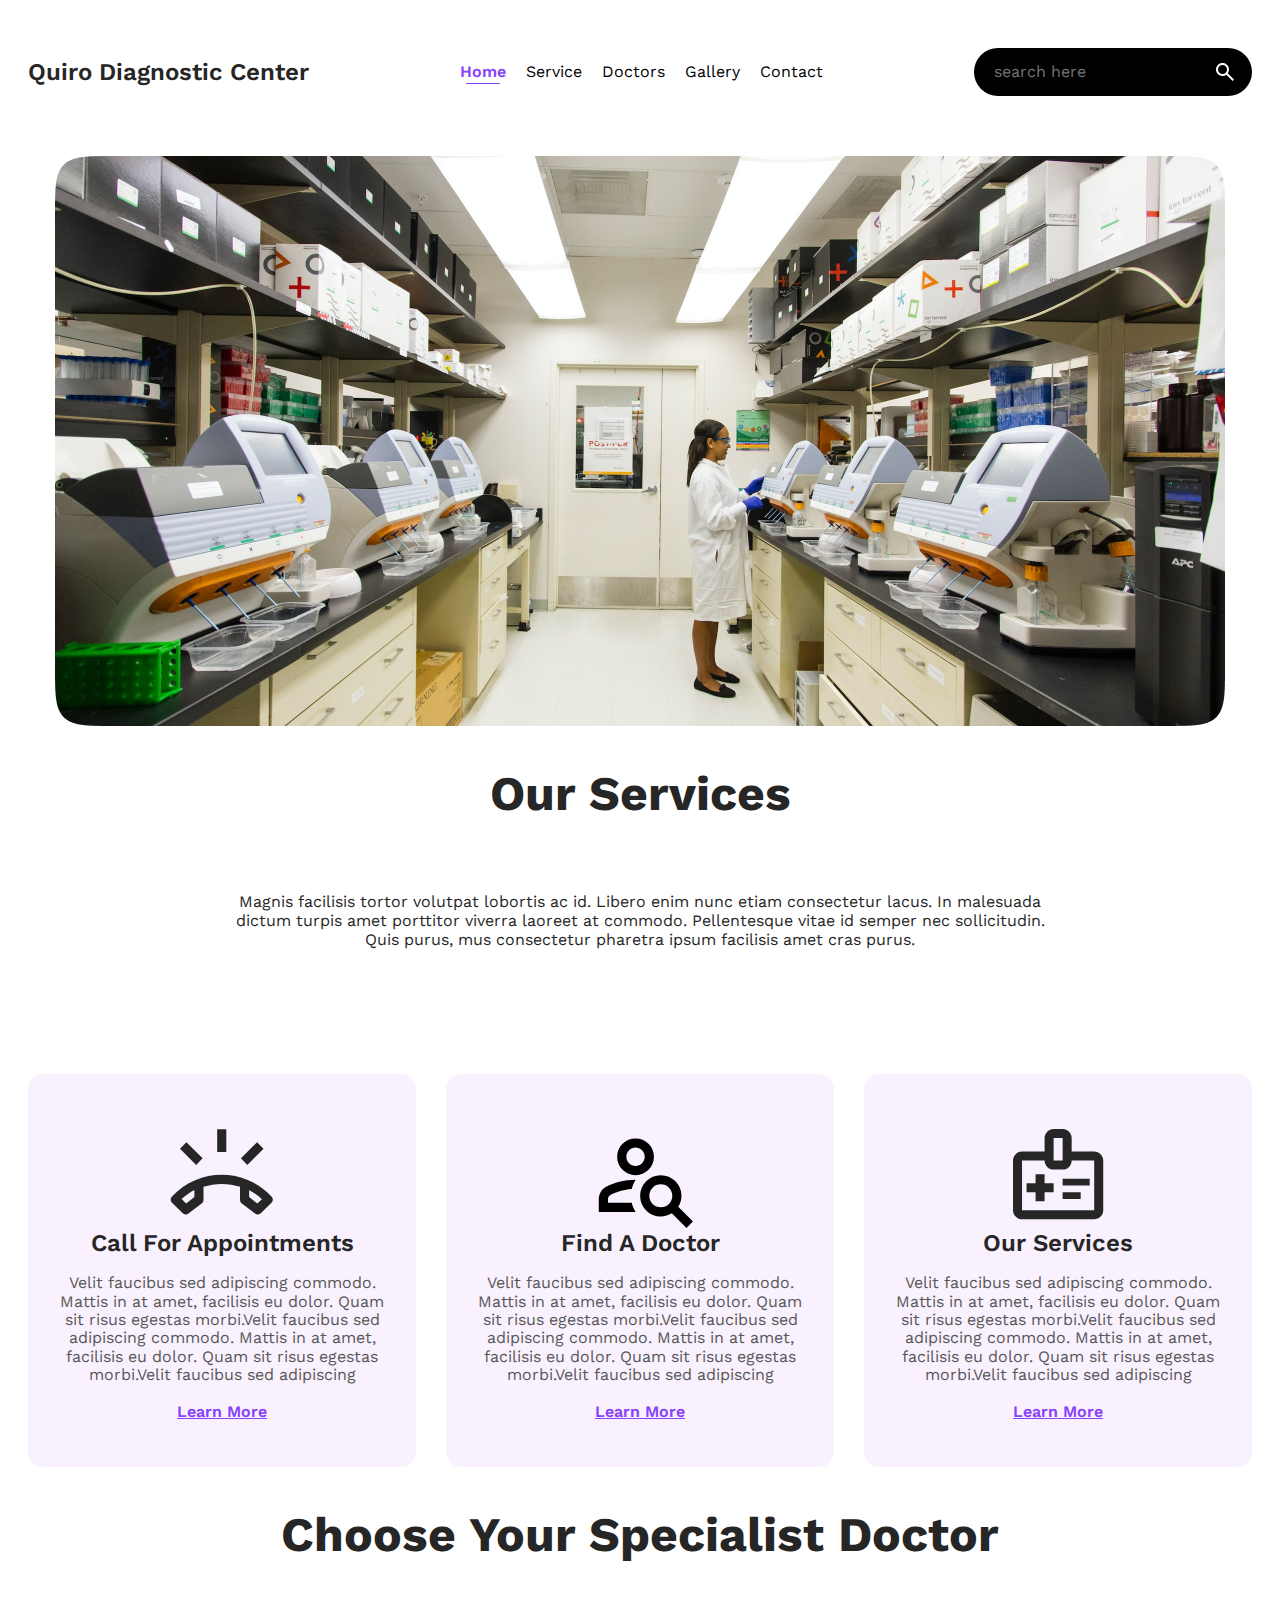
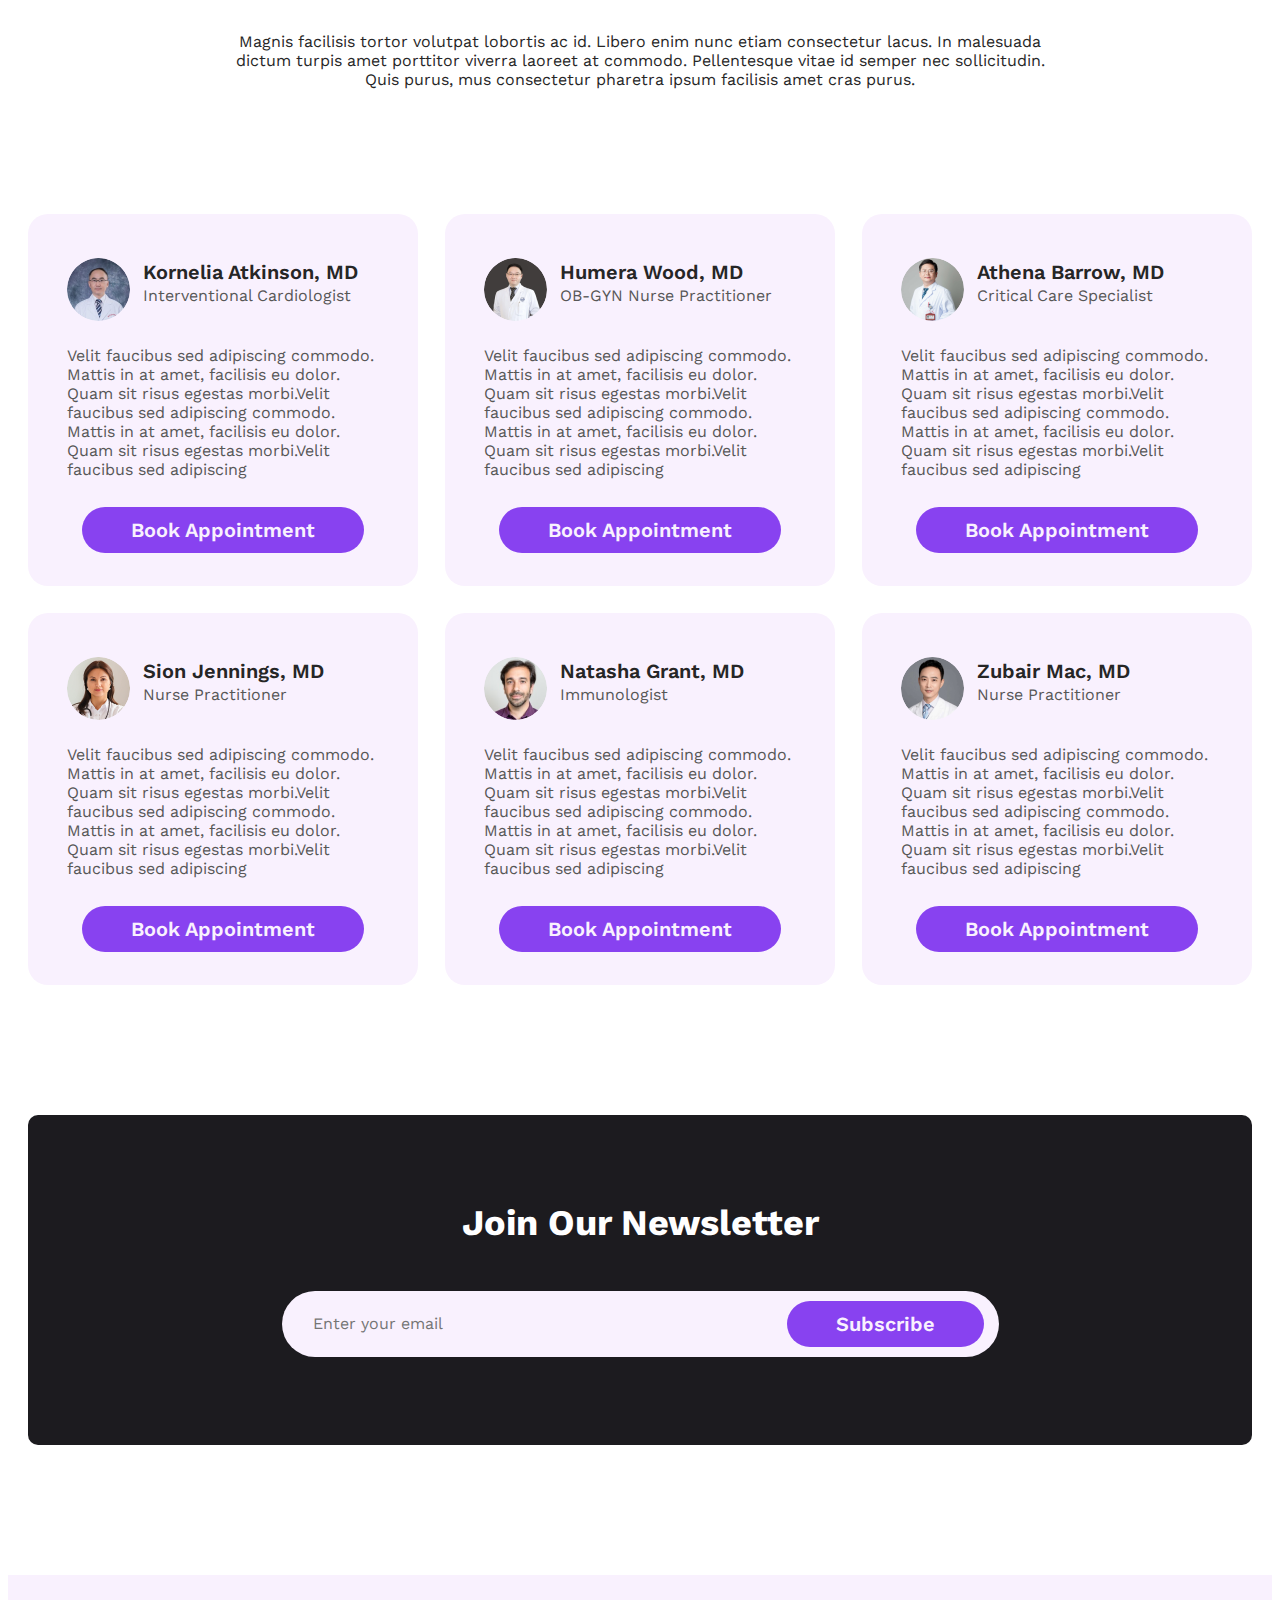
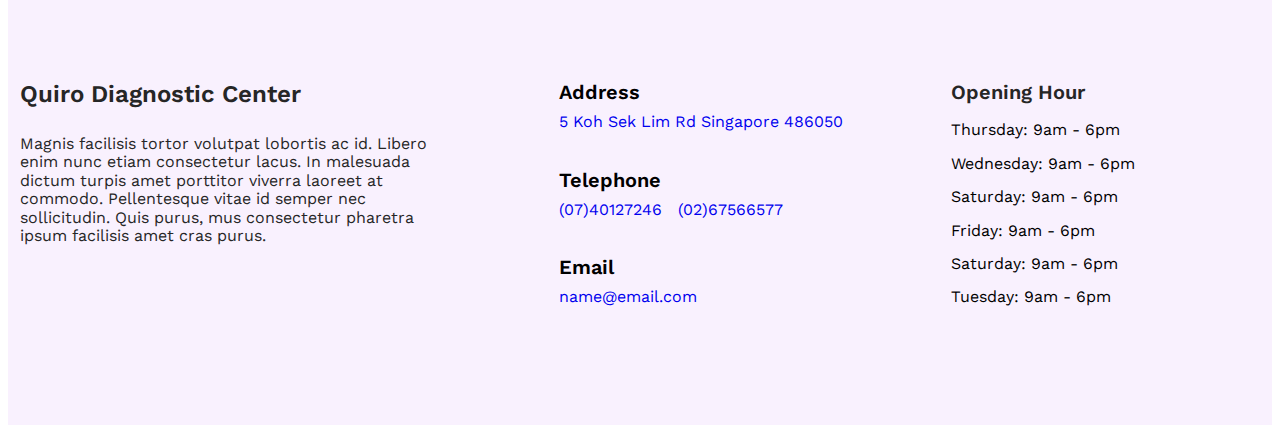
<file: index.html>
<!DOCTYPE html>
<html lang="en">

<head>
	<meta charset="UTF-8">
	<meta name="viewport" content="width=device-width, initial-scale=1.0">
	<link rel="preconnect" href="https://fonts.googleapis.com">
<link rel="preconnect" href="https://fonts.gstatic.com" crossorigin>
<link href="https://fonts.googleapis.com/css2?family=Rubik:wght@400;500;700&family=Work+Sans:wght@400;500;600;700&display=swap" rel="stylesheet">
	<link href="https://fonts.googleapis.com/icon?family=Material+Icons" rel="stylesheet">
	<link rel="stylesheet" href="style.css">
    <link
      rel="stylesheet"
     href="https://cdn.jsdelivr.net/npm/swiper@10/swiper-bundle.min.css"
    />  
	<title>Quari</title>
</head>

<body>
	<header class="header">
        <div class=" container header__container ">

            <a href="/" class="header__logo ">Quiro Diagnostic Center</a>
		<div class="header__nav">
			<ul class="header__ul" id="headerUl">
				<li class="header__li"><a class="header__a _active" href="/">Home</a></li>
				<li class="header__li"><a class="header__a" href="/">Service</a></li>
				<li class="header__li"><a class="header__a" href="/">Doctors</a></li>
				<li class="header__li"><a class="header__a" href="/">Gallery</a></li>
                <li class="header__li"><a class="header__a" href="/">Contact</a></li>
				<span class="material-icons icon-close" onclick="navToggle()">close</span>
			</ul>
			<span class="material-icons icon-menu" onclick="navToggle()">menu</span>
		</div>
        <div class="search">
            <input class="search__input" type="search" placeholder="search here">
            <svg class="search__icon" width="24" height="24" viewBox="0 0 24 24" fill="none" xmlns="http://www.w3.org/2000/svg">
                <mask id="mask0_1_50" style="mask-type:alpha" maskUnits="userSpaceOnUse" x="0" y="0" width="24" height="24">
                <rect width="24" height="24" fill="#D9D9D9"/>
                </mask>
                <g mask="url(#mask0_1_50)">
                <path d="M19.6 21L13.3 14.7C12.8 15.1 12.225 15.4167 11.575 15.65C10.925 15.8833 10.2333 16 9.5 16C7.68333 16 6.146 15.371 4.888 14.113C3.62933 12.8543 3 11.3167 3 9.5C3 7.68333 3.62933 6.14567 4.888 4.887C6.146 3.629 7.68333 3 9.5 3C11.3167 3 12.8543 3.629 14.113 4.887C15.371 6.14567 16 7.68333 16 9.5C16 10.2333 15.8833 10.925 15.65 11.575C15.4167 12.225 15.1 12.8 14.7 13.3L21 19.6L19.6 21ZM9.5 14C10.75 14 11.8127 13.5627 12.688 12.688C13.5627 11.8127 14 10.75 14 9.5C14 8.25 13.5627 7.18733 12.688 6.312C11.8127 5.43733 10.75 5 9.5 5C8.25 5 7.18733 5.43733 6.312 6.312C5.43733 7.18733 5 8.25 5 9.5C5 10.75 5.43733 11.8127 6.312 12.688C7.18733 13.5627 8.25 14 9.5 14Z" fill="white"/>
                </g>
            </svg>
                
                
                
                              

        </div>

        </div>
		
	</header>
    <main>

       

       
        <!-- car     -->
        <div class="container">
            
                <div class="lab">
                    <img class="img-lab" src="img/lab.png" alt="lab">
                </div>
                
                <div class="title">Our Services </div>
                <div class="desc">Magnis facilisis tortor volutpat lobortis ac id. Libero enim nunc etiam consectetur lacus. In malesuada dictum turpis amet porttitor viverra laoreet at commodo. Pellentesque vitae id semper nec sollicitudin. Quis purus, mus consectetur pharetra ipsum facilisis amet cras purus.</div>
            
            
            
            
        
            <section class="services">
                <div class="service">
                    <div class="servisec__img">
                        <svg width="110" height="110" viewBox="0 0 110 110" fill="none" xmlns="http://www.w3.org/2000/svg">
                            <mask id="mask0_1_117" style="mask-type:alpha" maskUnits="userSpaceOnUse" x="0" y="0" width="110" height="110">
                            <rect width="109.509" height="109.509" fill="#D9D9D9"/>
                            </mask>
                            <g mask="url(#mask0_1_117)">
                            <path d="M50.1915 31.9401V9.12573H59.3173V31.9401H50.1915ZM80.3065 44.9442L73.9184 38.3281L90.1166 22.1299L96.5046 28.7461L80.3065 44.9442ZM29.2023 44.9442L13.0042 28.7461L19.3922 22.1299L35.5904 38.3281L29.2023 44.9442ZM54.7544 54.7544C63.728 54.7544 72.5678 56.5613 81.2738 60.1751C89.9828 63.7858 97.7214 69.2035 104.49 76.428C105.402 77.3406 105.859 78.4053 105.859 79.622C105.859 80.8388 105.402 81.9035 104.49 82.816L93.9951 93.0825C93.1585 93.919 92.1897 94.3753 91.0885 94.4513C89.9843 94.5274 88.9759 94.2232 88.0633 93.5388L74.831 83.5005C74.2226 83.0442 73.7663 82.5118 73.4622 81.9035C73.158 81.2951 73.0059 80.6106 73.0059 79.8502V66.846C70.1161 65.9334 67.1502 65.211 64.1083 64.6786C61.0664 64.1463 57.9484 63.8801 54.7544 63.8801C51.5604 63.8801 48.4424 64.1463 45.4005 64.6786C42.3586 65.211 39.3927 65.9334 36.5029 66.846V79.8502C36.5029 80.6106 36.3508 81.2951 36.0466 81.9035C35.7425 82.5118 35.2862 83.0442 34.6778 83.5005L21.4455 93.5388C20.5329 94.2232 19.526 94.5274 18.4249 94.4513C17.3206 94.3753 16.3503 93.919 15.5138 93.0825L5.01916 82.816C4.10659 81.9035 3.6503 80.8388 3.6503 79.622C3.6503 78.4053 4.10659 77.3406 5.01916 76.428C11.7114 69.2035 19.4302 63.7858 28.1757 60.1751C36.9212 56.5613 45.7808 54.7544 54.7544 54.7544ZM27.3772 70.04C25.1718 71.1807 23.0425 72.4918 20.9892 73.9732C18.9359 75.4576 16.8066 77.1124 14.6012 78.9376L19.164 83.5005L27.3772 77.1124V70.04ZM82.1316 70.2681V77.1124L90.3448 83.5005L94.9076 79.1657C92.7022 77.1885 90.5729 75.4774 88.5196 74.0325C86.4663 72.5876 84.337 71.3328 82.1316 70.2681Z" fill="#262626"/>
                            </g>
                            </svg>
                    </div>
                    <div class="servisec__title">Call For Appointments</div>
                    <div class="services__desc">Velit faucibus sed adipiscing commodo. Mattis in at amet, facilisis eu dolor. Quam sit risus egestas morbi.Velit faucibus sed adipiscing commodo. Mattis in at amet, facilisis eu dolor. Quam sit risus egestas morbi.Velit faucibus sed adipiscing</div>
                    <div class="services__btn">
                        <a href="/">
                            <span>Learn More</span>
                            
                                
                                
                        </a>
                    </div>

                </div>



                <div class="service">
                    <div class="servisec__img">
                        <svg width="111" height="111" viewBox="0 0 111 111" fill="none" xmlns="http://www.w3.org/2000/svg">
                            <mask id="mask0_1_111" style="mask-type:alpha" maskUnits="userSpaceOnUse" x="0" y="0" width="111" height="111">
                            <rect width="110.25" height="110.25" fill="#D9D9D9"/>
                            </mask>
                            <g mask="url(#mask0_1_111)">
                            <path d="M50.5314 55.1251C45.4782 55.1251 41.1524 53.3259 37.554 49.7274C33.9555 46.129 32.1563 41.8032 32.1563 36.75C32.1563 31.6969 33.9555 27.3711 37.554 23.7727C41.1524 20.1742 45.4782 18.375 50.5314 18.375C55.5845 18.375 59.9103 20.1742 63.5087 23.7727C67.1072 27.3711 68.9064 31.6969 68.9064 36.75C68.9064 41.8032 67.1072 46.129 63.5087 49.7274C59.9103 53.3259 55.5845 55.1251 50.5314 55.1251ZM50.5314 45.9376C53.0579 45.9376 55.2216 45.0372 57.0224 43.2364C58.82 41.4387 59.7189 39.2766 59.7189 36.75C59.7189 34.2235 58.82 32.0613 57.0224 30.2636C55.2216 28.4629 53.0579 27.5625 50.5314 27.5625C48.0048 27.5625 45.8427 28.4629 44.045 30.2636C42.2442 32.0613 41.3438 34.2235 41.3438 36.75C41.3438 39.2766 42.2442 41.4387 44.045 43.2364C45.8427 45.0372 48.0048 45.9376 50.5314 45.9376ZM101.522 107.953L86.8221 93.2533C85.2143 94.172 83.4916 94.9377 81.6541 95.5502C79.8166 96.1627 77.8642 96.4689 75.797 96.4689C70.0548 96.4689 65.1732 94.4599 61.1521 90.4419C57.1341 86.4208 55.1251 81.5392 55.1251 75.797C55.1251 70.0548 57.1341 65.1732 61.1521 61.1521C65.1732 57.1341 70.0548 55.1251 75.797 55.1251C81.5392 55.1251 86.4209 57.1341 90.442 61.1521C94.46 65.1732 96.469 70.0548 96.469 75.797C96.469 77.8642 96.1627 79.8165 95.5502 81.654C94.9377 83.4915 94.1721 85.2142 93.2533 86.822L107.953 101.522L101.522 107.953ZM75.797 87.2814C79.0127 87.2814 81.7307 86.1712 83.951 83.9509C86.1713 81.7306 87.2814 79.0126 87.2814 75.797C87.2814 72.5814 86.1713 69.8634 83.951 67.6431C81.7307 65.4228 79.0127 64.3126 75.797 64.3126C72.5814 64.3126 69.8634 65.4228 67.6431 67.6431C65.4228 69.8634 64.3126 72.5814 64.3126 75.797C64.3126 79.0126 65.4228 81.7306 67.6431 83.9509C69.8634 86.1712 72.5814 87.2814 75.797 87.2814ZM13.7813 91.8752V79.1275C13.7813 76.5243 14.4321 74.1126 15.7336 71.8923C17.0352 69.672 18.8344 67.9876 21.1313 66.8392C25.036 64.8485 29.4383 63.1642 34.3384 61.786C39.2384 60.4079 44.6743 59.7188 50.6462 59.7188C49.7275 61.097 48.9435 62.57 48.2942 64.138C47.6419 65.7091 47.1243 67.3368 46.7415 69.0212C42.1478 69.404 38.0516 70.188 34.4532 71.3732C30.8548 72.5615 27.8305 73.8064 25.3805 75.1079C24.6149 75.4907 24.0223 76.0451 23.6027 76.7709C23.1801 77.4998 22.9688 78.2853 22.9688 79.1275V82.6876H46.7415C47.1243 84.372 47.6419 85.9798 48.2942 87.5111C48.9435 89.0423 49.7275 90.497 50.6462 91.8752H13.7813Z" fill="black"/>
                            </g>
                            </svg>
                            
                    </div>
                    <div class="servisec__title">Find A Doctor</div>
                    <div class="services__desc">Velit faucibus sed adipiscing commodo. Mattis in at amet, facilisis eu dolor. Quam sit risus egestas morbi.Velit faucibus sed adipiscing commodo. Mattis in at amet, facilisis eu dolor. Quam sit risus egestas morbi.Velit faucibus sed adipiscing</div>
                    <div class="services__btn">
                        <a href="/">
                            <span>Learn More</span>
                            
                                
                                
                        </a>
                    </div>

                    
                </div>






                <div class="service">
                    <div class="servisec__img">
                        <svg width="109" height="109" viewBox="0 0 109 109" fill="none" xmlns="http://www.w3.org/2000/svg">
                            <mask id="mask0_1_133" style="mask-type:alpha" maskUnits="userSpaceOnUse" x="0" y="0" width="109" height="109">
                            <rect width="108.25" height="108.25" fill="#D9D9D9"/>
                            </mask>
                            <g mask="url(#mask0_1_133)">
                            <path d="M31.573 81.1877H40.5938V72.1668H49.6147V63.146H40.5938V54.1251H31.573V63.146H22.5521V72.1668H31.573V81.1877ZM58.6355 65.4012H85.6981V58.6356H58.6355V65.4012ZM58.6355 78.9325H76.6772V72.1668H58.6355V78.9325ZM18.0417 99.2294C15.561 99.2294 13.4381 98.3469 11.673 96.5818C9.90489 94.8137 9.02084 92.6893 9.02084 90.2085V40.5939C9.02084 38.1131 9.90489 35.9887 11.673 34.2206C13.4381 32.4555 15.561 31.573 18.0417 31.573H40.5938V18.0417C40.5938 15.561 41.4779 13.4366 43.246 11.6685C45.011 9.90341 47.1339 9.02087 49.6147 9.02087H58.6355C61.1163 9.02087 63.2407 9.90341 65.0088 11.6685C66.7738 13.4366 67.6564 15.561 67.6564 18.0417V31.573H90.2085C92.6893 31.573 94.8137 32.4555 96.5818 34.2206C98.3468 35.9887 99.2294 38.1131 99.2294 40.5939V90.2085C99.2294 92.6893 98.3468 94.8137 96.5818 96.5818C94.8137 98.3469 92.6893 99.2294 90.2085 99.2294H18.0417ZM18.0417 90.2085H90.2085V40.5939H67.6564C67.6564 43.0746 66.7738 45.1975 65.0088 46.9626C63.2407 48.7307 61.1163 49.6147 58.6355 49.6147H49.6147C47.1339 49.6147 45.011 48.7307 43.246 46.9626C41.4779 45.1975 40.5938 43.0746 40.5938 40.5939H18.0417V90.2085ZM49.6147 40.5939H58.6355V18.0417H49.6147V40.5939Z" fill="#262626"/>
                            </g>
                            </svg>
                            
                    </div>
                    <div class="servisec__title">Our Services</div>
                    <div class="services__desc">Velit faucibus sed adipiscing commodo. Mattis in at amet, facilisis eu dolor. Quam sit risus egestas morbi.Velit faucibus sed adipiscing commodo. Mattis in at amet, facilisis eu dolor. Quam sit risus egestas morbi.Velit faucibus sed adipiscing</div>
                    <div class="services__btn">
                        <a href="/">
                            <span>Learn More</span>
                            
                                
                                
                        </a>
                    </div>

                </div>


                







                


                
            </section>


            <section class="doctors-section">
                <div class="title">Choose Your Specialist Doctor </div>
            <div class="desc">Magnis facilisis tortor volutpat lobortis ac id. Libero enim nunc etiam consectetur lacus. In malesuada dictum turpis amet porttitor viverra laoreet at commodo. Pellentesque vitae id semper nec sollicitudin. Quis purus, mus consectetur pharetra ipsum facilisis amet cras purus.</div>
                <div class="doctors">
                    <div class="doctor">
                        <div class="doctor__header">
                            <div class="doctor__img">
                                <img src="img/doctors/doctor1.png" alt="doctor">
                            </div>
                            <div class="doctor__info">
                                <div class="doctor__name">Kornelia Atkinson, MD</div>
                                <div class="doctor__role">Interventional Cardiologist</div>
                            </div>
                            
                        </div>
                        
                        <div class="doctor__about">
                            Velit faucibus sed adipiscing commodo. Mattis in at amet, facilisis eu dolor. Quam sit risus egestas morbi.Velit faucibus sed adipiscing commodo. Mattis in at amet, facilisis eu dolor. Quam sit risus egestas morbi.Velit faucibus sed adipiscing
                            
                        </div>

                        <div class="doctor__btn">
                            <a href="/" class="btn _primary">Book Appointment</a>
                        </div>
                    </div>

                    <div class="doctor">
                        <div class="doctor__header">
                            <div class="doctor__img">
                                <img src="img/doctors/doctor2.png" alt="doctor">
                            </div>
                            <div class="doctor__info">
                                <div class="doctor__name">Humera Wood, MD</div>
                                <div class="doctor__role">OB-GYN Nurse Practitioner</div>
                            </div>
                            
                        </div>
                        
                        <div class="doctor__about">
                            Velit faucibus sed adipiscing commodo. Mattis in at amet, facilisis eu dolor. Quam sit risus egestas morbi.Velit faucibus sed adipiscing commodo. Mattis in at amet, facilisis eu dolor. Quam sit risus egestas morbi.Velit faucibus sed adipiscing
                            
                        </div>

                        <div class="doctor__btn">
                            <a class="btn _primary" href="/">Book Appointment</a>
                        </div>
                    </div>

                    <div class="doctor">
                        <div class="doctor__header">
                            <div class="doctor__img">
                                <img src="img/doctors/docotr3.png" alt="doctor">
                            </div>
                            <div class="doctor__info">
                                <div class="doctor__name">Athena Barrow, MD</div>
                                <div class="doctor__role">Critical Care Specialist</div>
                            </div>
                            
                        </div>
                        
                        <div class="doctor__about">
                            Velit faucibus sed adipiscing commodo. Mattis in at amet, facilisis eu dolor. Quam sit risus egestas morbi.Velit faucibus sed adipiscing commodo. Mattis in at amet, facilisis eu dolor. Quam sit risus egestas morbi.Velit faucibus sed adipiscing
                            
                        </div>

                        <div class="doctor__btn">
                            <a class="btn _primary" href="/">Book Appointment</a>
                        </div>
                    </div>



                    <div class="doctor">
                        <div class="doctor__header">
                            <div class="doctor__img">
                                <img src="img/doctors/doctor4.png" alt="doctor">
                            </div>
                            <div class="doctor__info">
                                <div class="doctor__name">Sion Jennings, MD</div>
                                <div class="doctor__role">Nurse Practitioner</div>
                            </div>
                            
                        </div>
                        
                        <div class="doctor__about">
                            Velit faucibus sed adipiscing commodo. Mattis in at amet, facilisis eu dolor. Quam sit risus egestas morbi.Velit faucibus sed adipiscing commodo. Mattis in at amet, facilisis eu dolor. Quam sit risus egestas morbi.Velit faucibus sed adipiscing
                            
                        </div>

                        <div class="doctor__btn">
                            <a class="btn _primary" href="/">Book Appointment</a>
                        </div>
                    </div>


                    <div class="doctor">
                        <div class="doctor__header">
                            <div class="doctor__img">
                                <img src="img/doctors/doctor5.png" alt="doctor">
                            </div>
                            <div class="doctor__info">
                                <div class="doctor__name">Natasha Grant, MD</div>
                                <div class="doctor__role">Immunologist</div>
                            </div>
                            
                        </div>
                        
                        <div class="doctor__about">
                            Velit faucibus sed adipiscing commodo. Mattis in at amet, facilisis eu dolor. Quam sit risus egestas morbi.Velit faucibus sed adipiscing commodo. Mattis in at amet, facilisis eu dolor. Quam sit risus egestas morbi.Velit faucibus sed adipiscing
                            
                        </div>

                        <div class="doctor__btn">
                            <a class="btn _primary" href="/">Book Appointment</a>
                        </div>
                    </div>



                    <div class="doctor">
                        <div class="doctor__header">
                            <div class="doctor__img">
                                <img src="img/doctors/doctor6.png" alt="doctor">
                            </div>
                            <div class="doctor__info">
                                <div class="doctor__name">Zubair Mac, MD</div>
                                <div class="doctor__role">Nurse Practitioner</div>
                            </div>
                            
                        </div>
                        
                        <div class="doctor__about">
                            Velit faucibus sed adipiscing commodo. Mattis in at amet, facilisis eu dolor. Quam sit risus egestas morbi.Velit faucibus sed adipiscing commodo. Mattis in at amet, facilisis eu dolor. Quam sit risus egestas morbi.Velit faucibus sed adipiscing
                            
                        </div>

                        <div class="doctor__btn">
                            <a class="btn _primary" href="/">Book Appointment</a>
                        </div>
                    </div>



                </div>
                

            </section>

            <section class="join-section">

                <div class="join-section__title">Join Our Newsletter</div>
                <div class="join-section__subscribe">
                    <input type="text" class="join-section__input" placeholder="Enter your email">
                    
                    <button class="btn _primary join-section__btn">Subscribe</button>
                </div>

            </section>
        </div>
    </main>
    <footer>
        <div class="container footer__container">
            <div class="footer__about">
                <a href="/" class="footer__logo">Quiro Diagnostic Center</a>
                <div class="footer__decs">Magnis facilisis tortor volutpat lobortis ac id. Libero enim nunc etiam consectetur lacus. In malesuada dictum turpis amet porttitor viverra laoreet at commodo. Pellentesque vitae id semper nec sollicitudin. Quis purus, mus consectetur pharetra ipsum facilisis amet cras purus.</div>
            </div>
            <div class="footer__info">
                <div class="footer__info-header">Address</div>
                <div class="footer__info-value"><a href="adress">5 Koh Sek Lim Rd Singapore 486050</a></div>


                <div class="footer__info-header">Telephone</div>
                <div class="footer__info-value"> <a href="(07)40127246">(07)40127246</a> <a href="(02)67566577">(02)67566577</a></div>

                <div class="footer__info-header">Email</div>
                <div class="footer__info-value"><a class="email" href="mailto:name@email.com">name@email.com</a></div>
            </div>

            <div class="footer__hours">
                <div class="footer__hours-header">Opening Hour</div>
                <div class="footer__hours-value">Thursday: 9am - 6pm</div>
                <div class="footer__hours-value">Wednesday: 9am - 6pm</div>
                <div class="footer__hours-value">Saturday: 9am - 6pm</div>
                <div class="footer__hours-value">Friday: 9am - 6pm</div>
                <div class="footer__hours-value">Saturday: 9am - 6pm</div>
                <div class="footer__hours-value">Tuesday: 9am - 6pm</div>
            </div>
       
        </div>
    </footer>

	<script src="script.js"></script>
    
</body>

</html>
</file>
<file: style.css>
html,*,*:before,*:after{-webkit-box-sizing:border-box;box-sizing:border-box}html{line-height:1.15;-webkit-text-size-adjust:100%}*{outline:0}main{display:block}h1{font-size:2em;margin:0}hr{-webkit-box-sizing:content-box;box-sizing:content-box;height:0;overflow:visible}pre{font-family:monospace, monospace;font-size:1em}button,input,optgroup,select,textarea{font-family:inherit;font-size:100%;line-height:1.15;margin:0;outline:none}button,input{overflow:visible}button,[type="button"],[type="reset"],[type="submit"]{-webkit-appearance:button}button::-moz-focus-inner,[type="button"]::-moz-focus-inner,[type="reset"]::-moz-focus-inner,[type="submit"]::-moz-focus-inner{border-style:none;padding:0}button{border:0;outline:0}textarea{overflow:auto}[type="checkbox"],[type="radio"]{-webkit-box-sizing:border-box;box-sizing:border-box;padding:0}[type="number"]::-webkit-inner-spin-button,[type="number"]::-webkit-outer-spin-button{height:auto}[type="search"]{-webkit-appearance:textfield;outline-offset:-2px}[type="search"]::-webkit-search-decoration{-webkit-appearance:none}::-webkit-file-upload-button{-webkit-appearance:button;font:inherit}[hidden]{display:none}img{max-width:100%;display:inline-block;vertical-align:top;border-style:none}a{text-decoration:none}a:hover{text-decoration:none}label{margin-bottom:0}li{list-style:none}ul{margin:0;padding:0}:root{--ff: 'Work Sans', sans-serif;--transition: .2s all ease-in-out;--c-primary: #8842f8;--c-text-white: #fff;--c-border: #eee;--c-black:#000;--c-paragraph:#262626;--c-terciary:#F9F1FE;--c-text:#575757}body{font-family:var(--ff);font-size:16rem;font-family:'Work Sans', sans-serif}html{font-size:1px}@media (max-width: 576px){html{font-size:0.9px}}.container{max-width:calc(1170rem+40rem);padding:0 20rem;margin-inline:auto;width:100%}*::-webkit-scrollbar{width:10px;height:10px;background-color:rgba(255,255,255,0)}* ::-webkit-scrollbar-thumb{border-radius:5px;background-color:#d1d1d1}.row{display:-webkit-box;display:-ms-flexbox;display:flex;-ms-flex-wrap:wrap;flex-wrap:wrap;width:calc(100% + 20px);margin-left:-10px}.col-5{width:20%;padding:0 10px 10px}@media (max-width: 576px){.col-5{width:100%}}.col-4{width:25%;padding:0 10px 10px}@media (max-width: 576px){.col-4{width:100%}}.col-3{width:33.33%;padding:0 10px 10px}@media (max-width: 576px){.col-3{width:100%}}.col-25{width:40%;padding:0 10px 10px}@media (max-width: 576px){.col-25{width:100%}}.col-2{width:50%;padding:0 10px 10px}@media (max-width: 576px){.col-2{width:100%}}.col-2m{width:50%;padding:0 10px 10px}.col-23{width:66.66%;padding:0 10px 10px}@media (max-width: 576px){.col-23{width:100%}}.col-1{width:100%;padding:0 10px 10px}.header{padding:40rem 0}@media (max-width: 992px){.header{position:fixed;display:-webkit-inline-box;display:-ms-inline-flexbox;display:inline-flex;background-color:var(--c-primary);width:100%;height:10rem}}.header__container{display:-webkit-box;display:-ms-flexbox;display:flex;-webkit-box-align:center;-ms-flex-align:center;align-items:center;-webkit-box-pack:justify;-ms-flex-pack:justify;justify-content:space-between}.header__logo{color:var(--c-paragraph);font-family:Work Sans;font-size:24px;font-style:normal;font-weight:600;line-height:normal}.header__ul{display:-webkit-box;display:-ms-flexbox;display:flex;-webkit-box-align:center;-ms-flex-align:center;align-items:center;gap:20px}@media (max-width: 576px){.header__ul{position:fixed}}@media (max-width: 992px){.header__ul{position:fixed;width:70%;height:100%;-webkit-box-orient:vertical;-webkit-box-direction:normal;-ms-flex-direction:column;flex-direction:column;left:0;top:0;background:var(--c-primary);-webkit-box-align:center;-ms-flex-align:center;align-items:center;-webkit-box-pack:center;-ms-flex-pack:center;justify-content:center;-webkit-transform:translateX(-120%);transform:translateX(-120%);-webkit-transition:var(--transition);transition:var(--transition)}}.header__ul._active{-webkit-transform:translateX(0);transform:translateX(0)}.header__ul .icon-close{position:absolute;top:40px;right:40px;color:var(--c-text-white)}.header__a{color:#000;font-size:16rem;position:relative;font-weight:400;-webkit-transition:var(--transition);transition:var(--transition)}.header__a:hover{color:var(--c-primary)}.header__a:hover::before{width:calc(100% - 12px)}.header__a::before{content:'';-webkit-transition:var(--transition);transition:var(--transition);display:block;position:absolute;width:0%;left:50%;-webkit-transform:translateX(-50%);transform:translateX(-50%);background:var(--c-primary);height:1px;bottom:-3px;border-radius:20rem}.header__a._active{color:var(--c-primary);font-weight:600}.header__a._active::before{width:calc(100% - 12px)}@media (max-width: 992px){.header__a{color:var(--c-text-white)}}.icon-menu,.icon-close{cursor:pointer;display:none}@media (max-width: 992px){.icon-menu,.icon-close{display:inline-block}}.search{border-radius:50px;background:#000;padding:14rem 15rem 14rem 18rem;position:relative}@media (max-width: 992px){.search{display:none}}.search__input{width:100%;border:0;outline:0;display:inline-block;background:transparent;font-family:var(--ff);color:#fff;padding-right:29rem}.search__icon{position:absolute;right:15px;top:50%;-webkit-transform:translateY(-50%);transform:translateY(-50%)}.title{color:var(--paragraph, #262626);font-size:48px;font-weight:700;margin-bottom:70rem;text-align:center}.desc{color:var(--paragraph, #262626);text-align:center;margin-inline:auto;font-size:16rem;font-weight:400;line-height:normal;max-width:837rem;margin-bottom:125rem}.btn{border-radius:50%;display:inline-block;cursor:pointer;border:0;outline:0;padding:11rem 49rem;color:var(--terciary, #F9F1FE);font-family:Work Sans;font-size:20px;font-style:normal;font-weight:600;line-height:normal}@media (max-width: 576px){.btn{font-size:14rem}}.btn._primary{background:#8842F0;border-radius:50px}.services{display:grid;grid-template-columns:repeat(auto-fill, minmax(370px, 1fr));gap:30px}@media (max-width: 576px){.services{grid-template-columns:1fr}}.services__desc{color:var(--c-text);text-align:center;font-size:16px;font-weight:400;margin-bottom:18rem}.services__btn a{display:-webkit-box;display:-ms-flexbox;display:flex;-webkit-box-align:center;-ms-flex-align:center;align-items:center;-webkit-box-pack:center;-ms-flex-pack:center;justify-content:center;gap:2px;color:var(--c-primary);font-size:16rem;font-weight:600;-webkit-text-decoration-line:underline;text-decoration-line:underline}.service{border-radius:15px;background:var(--terciary, #F9F1FE);padding:46rem 26rem;text-align:center;-webkit-transition:var(--transition);transition:var(--transition)}.service:hover{background:var(--c-primary)}.service:hover .service__title,.service:hover a{color:#fff}.service:hover .service__title{color:#fff}.service:hover .services__desc{color:#fff}.service:hover svg path{fill:#fff}.servisec__img{width:110px;height:110px;margin-inline:auto}.servisec__title{color:var(--paragraph, #262626);margin-bottom:17rem;font-size:24rem;font-weight:600}.doctors{display:grid;grid-template-columns:repeat(auto-fill, minmax(370px, 1fr));gap:27px}@media (max-width: 576px){.doctors{grid-template-columns:1fr}}.doctor{border-radius:20px;background:var(--terciary, #F9F1FE);padding:44rem 39rem 33rem 39rem}.doctor__header{margin-bottom:25rem;display:-webkit-box;display:-ms-flexbox;display:flex;gap:13px}.doctor__img{-ms-flex-negative:0;flex-shrink:0;width:63rem;height:63rem;border-radius:50%}.doctor__img img{-o-object-fit:cover;object-fit:cover;max-width:100%;height:100%;border-radius:50%}.doctor__name{color:var(--paragraph, #262626);font-size:20px;font-weight:600;margin-bottom:3rem;margin-top:3rem}.doctor__role{color:var(--text, #575757);font-size:16px;font-weight:400}.doctor__about{margin-bottom:28rem;color:var(--text, #575757);font-size:16px;font-weight:400;line-height:normal}.doctor__btn{display:-webkit-box;display:-ms-flexbox;display:flex;-webkit-box-pack:center;-ms-flex-pack:center;justify-content:center;-webkit-box-align:center;-ms-flex-align:center;align-items:center}.title{margin-top:40rem}.join-section{margin:130rem 0;border-radius:10px;background:#1C1B1F;padding:88rem}@media (max-width: 576px){.join-section{padding:20rem}}.join-section__title{color:#FFF;text-align:center;font-size:36px;margin-bottom:47rem;font-weight:700}.join-section__subscribe{max-width:717rem;margin-inline:auto;display:-webkit-box;display:-ms-flexbox;display:flex;-webkit-box-align:center;-ms-flex-align:center;align-items:center;-webkit-box-pack:justify;-ms-flex-pack:justify;justify-content:space-between;border-radius:50px;background:#F9F1FE;padding:10rem 15rem;gap:10rem}@media (max-width: 992px){.join-section__subscribe{-webkit-box-orient:vertical;-webkit-box-direction:normal;-ms-flex-direction:column;flex-direction:column;gap:50rem;border-radius:50rem}.join-section__subscribe .join-section-input{border-radius:50px;background:#F9F1FE;padding:10rem 15rem}}.join-section__input{padding-left:16rem;width:100%;background:transparent;border:0}.footer__container{background:var(--terciary, #F9F1FE);display:-webkit-box;display:-ms-flexbox;display:flex;gap:108rem;padding:106rem 12rem 81rem 12rem}@media (max-width: 576px){.footer__container{margin-top:40rem;display:-webkit-box;display:-ms-flexbox;display:flex;-webkit-box-orient:vertical;-webkit-box-direction:normal;-ms-flex-direction:column;flex-direction:column}}@media (max-width: 1200px){.footer__container{gap:20rem;margin-top:20rem}}.footer__logo{color:var(--paragraph, #262626);font-size:24px;font-weight:600;display:-webkit-box;display:-ms-flexbox;display:flex;margin-bottom:26rem}.footer__decs{color:var(--paragraph, #262626);font-size:16px;font-weight:400;max-width:431rem}.footer__info-header{font-weight:600;font-size:20rem;margin-bottom:9rem}.footer__info-value{margin-bottom:37rem;font-size:16rem;font-weight:400;display:-webkit-inline-box;display:-ms-inline-flexbox;display:inline-flex;gap:16rem}.footer__hours-header{margin-bottom:17rem;color:var(--paragraph, #262626);font-size:20px;font-weight:600}.footer__hours-value{margin-bottom:15rem;font-size:16rem;font-weight:400;display:grid}.lab{-webkit-box-pack:center;-ms-flex-pack:center;justify-content:center;-webkit-box-align:center;-ms-flex-align:center;align-items:center;display:-webkit-box;display:-ms-flexbox;display:flex;margin-top:20rem;margin-bottom:40rem}@media (max-width: 992px){.lab{width:100%}}@media (max-width: 576px){.lab{padding-top:100rem}}.text{color:#f2f2f2;font-size:12px;padding:8px 12px;position:absolute;top:0}.dot{cursor:pointer;height:13px;width:13px;margin:0 2px;background-color:#bbb;display:inline-block;-webkit-transition:background-color 0.6 ease;transition:background-color 0.6 ease;border-radius:50%}

/*# sourceMappingURL=style.css.map */
</file>
